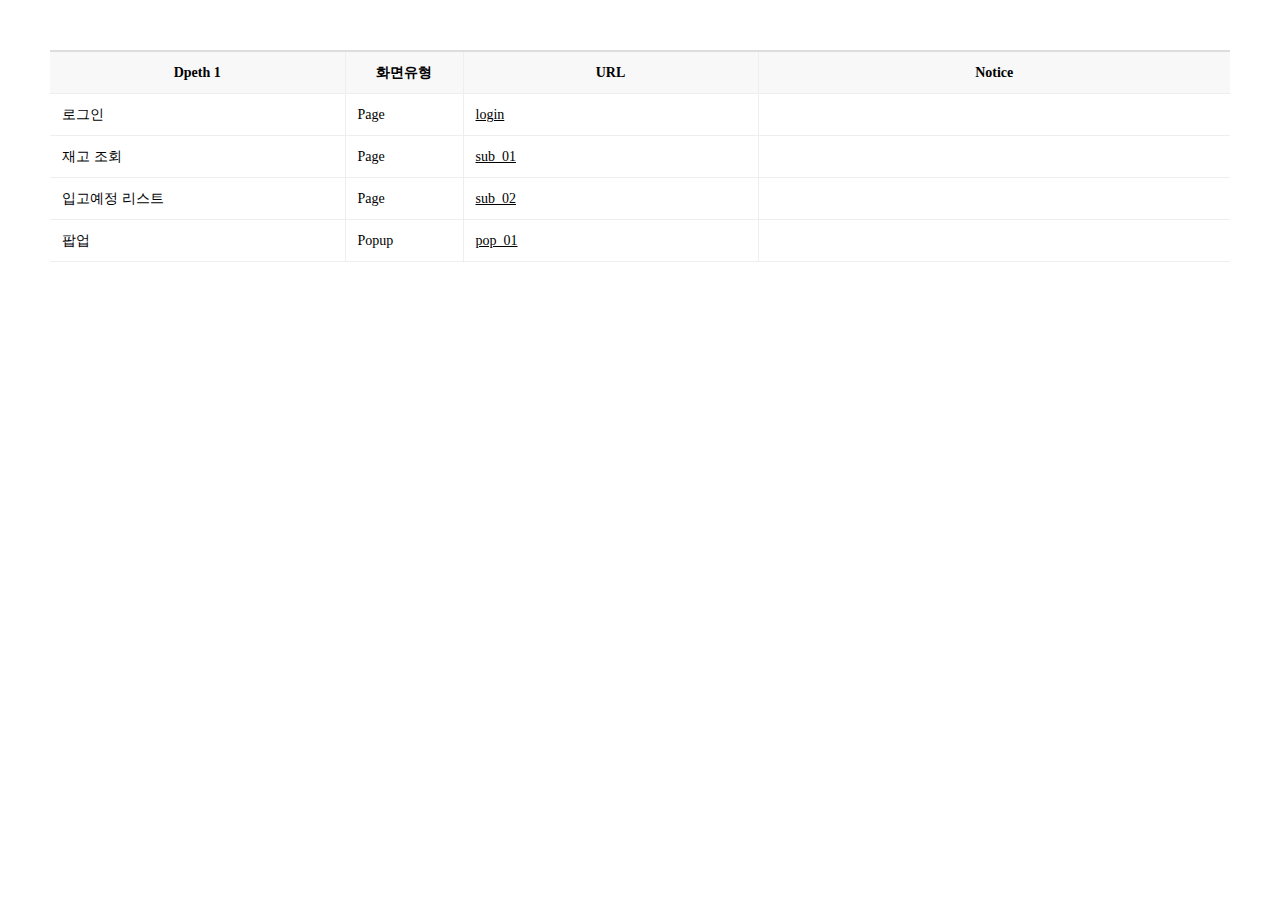
<file: index.html>
<!DOCTYPE html>
<html lang="ko">
    <head>
        <meta charset="UTF-8" />
        <meta name="viewport" content="width=device-width, initial-scale=1.0" />
        <meta http-equiv="X-UA-Compatible" content="ie=edge" />
        <title>worksheet</title>
        <style>
            * {margin: 0; padding: 0;}
            body {font-size: 14px; line-height: 1.5; font-family: inherit; background-color: #fff;}
            .wrap {padding: 50px 50px 0;}
            table {width: 100%; border-top: 2px solid #ddd; border-collapse: collapse;}
            table tr:hover td {background-color: #f4f7fc;}
            table th, td {border-bottom: 1px solid #eee; border-right: 1px solid #eee; vertical-align: top; padding: 10px 12px;}
            table th {background-color: #f8f8f8;}
            table th:last-child, td:last-child {border-right-width: 0;}
            table td em {font-weight: bold;}
            table td a {color: #000; text-decoration: underline;}
            table .bg-gray {background-color: #eee; color: #999;}
            table .bg-gray a {color: #999;}
        </style>
    </head>

    <body>
        <div class="wrap">
            <table>
                <colgroup>
                    <col style="width: 25%">
                    <col style="width: 10%">
                    <col style="width: 25%">
                    <col style="width: auto">
                </colgroup>
                <thead>
                    <tr>
                        <th>Dpeth 1</th>
                        <th>화면유형</th>
                        <th>URL</th>
                        <th>Notice</th>
                    </tr>
                </thead>
                <tbody>
                    <tr>
                        <td>로그인</td>
                        <td>Page</td>
                        <td><a target="_blank" href="./login.html">login</a></td>
                        <td></td>
                    </tr>
                    <tr>
                        <td>재고 조회</td>
                        <td>Page</td>
                        <td><a target="_blank" href="./sub_01.html">sub_01</a></td>
                        <td></td>
                    </tr>
                    <tr>
                        <td>입고예정 리스트</td>
                        <td>Page</td>
                        <td><a target="_blank" href="./sub_02.html">sub_02</a></td>
                        <td></td>
                    </tr>
                    <tr>
                        <td>팝업</td>
                        <td>Popup</td>
                        <td><a target="_blank" href="./pop_01.html">pop_01</a></td>
                        <td></td>
                    </tr>
                </tbody>
            </table>
        </div>
    </body>
</html>
</file>
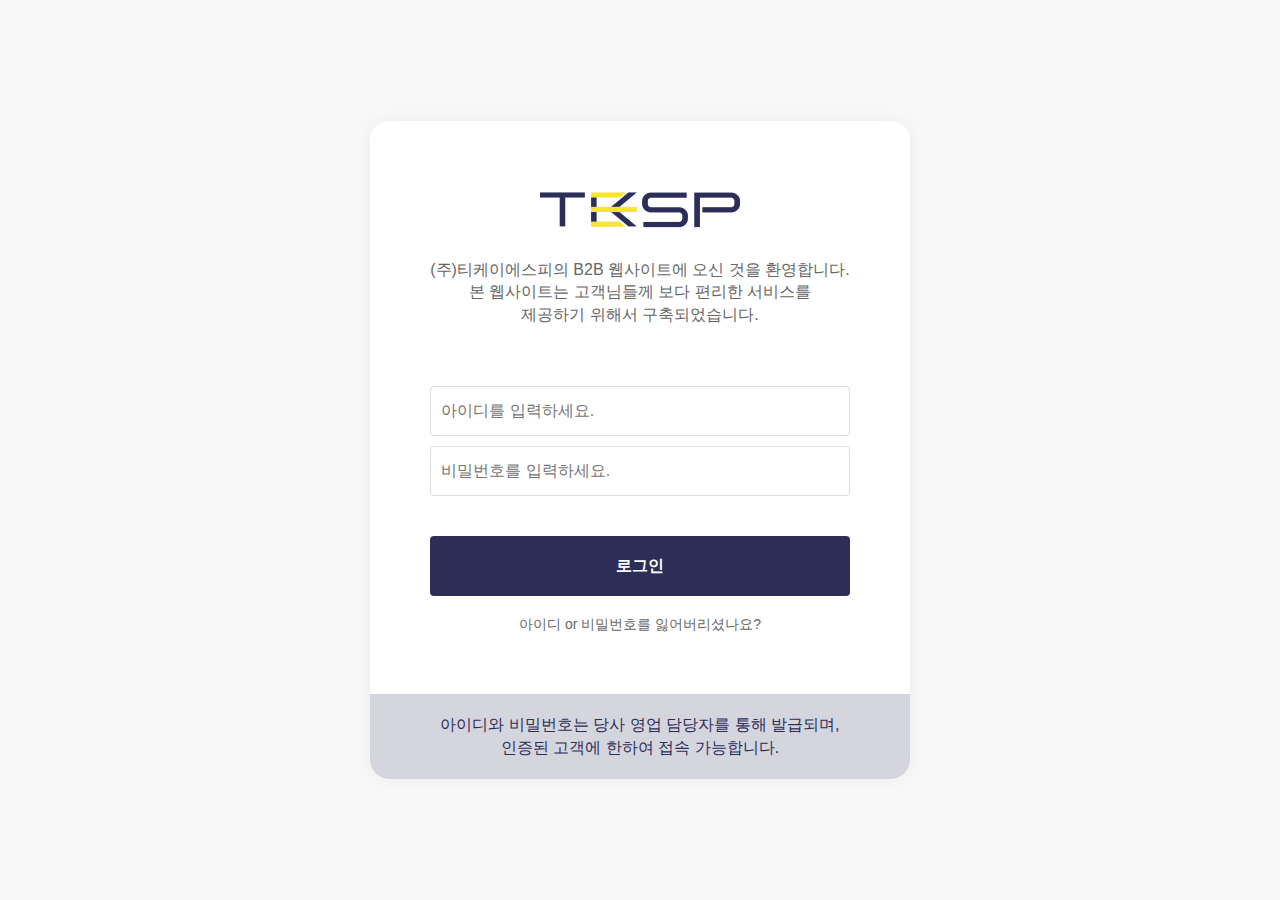
<file: html/login.html>
<!DOCTYPE html>
<html lang="ko-KR">
<head>
    <meta charset="UTF-8">
    <meta http-equiv="Content-Type" content="text/html; charset=utf-8" />
    <meta http-equiv="Content-Script-Type" content="text/javascript" />
    <meta http-equiv="Content-Style-Type" content="text/css" />
    <meta name="viewport" content="width=device-width, initial-scale=1.0, maximum-scale=1.0, minimum-scale=1.0, viewport-fit=cover" />
    <meta http-equiv="X-UA-compatible" content="IE=edge">

    <meta http-equiv="subject" content="" />
    <meta http-equiv="title" content="" />
    <meta http-equiv="author" content="" />
    <meta name="keywords" content="" />
    <meta name="description" content="" />
    <meta property="og:type" content="website">
    <meta property="og:title" content="">
    <meta property="og:description" content="">
    <meta property="og:image" content="">
    <meta property="og:url" content="">

    <link rel="stylesheet" type="text/css" href="../assets/css/style.css">
    <script defer src="../assets/js/jquery-3.4.1.min.js"></script>
    <script defer src="../assets/js/common.js"></script>
    <title>로그인</title>

</head>
<body>
    <div class="wrap login-wrap">
        <!-- header -->
        <header class="header">
            <div class="inner">
                <h1 class="logo">
                    <a href="#!"><span class="blind">logo</span></a>
                </h1>
                <ul class="nav">
                    <li><a href="#!">재고조회</a></li>
                    <li><a href="#!">입고예정</a></li>
                    <li><a href="#!">제품문의</a></li>
                </ul>
                <div class="util">
                    <div class="user">
                        <div class="thumb">
                            <img src="../assets/img/user_sample.png" alt="">
                        </div>
                        <p class="name">b(만도상사_테스트)</p>
                    </div>
                    <button type="button" class="btn line white size-s">로그아웃</button>
                </div>
            </div>
        </header>
        <!-- //header -->

        <!-- contents -->
        <div class="contents">
            <div class="login-box">
                <h1 class="logo"><span class="blind">logo</span></h1>
                <p class="desc">
                    (주)티케이에스피의 B2B 웹사이트에 오신 것을 환영합니다. <br>
                    본 웹사이트는 고객님들께 보다 편리한 서비스를 <br>
                    제공하기 위해서 구축되었습니다.
                </p>
                <div class="input-wrap">
                    <div class="input">
                        <input type="text" placeholder="아이디를 입력하세요.">
                    </div>
                    <div class="input">
                        <input type="text" placeholder="비밀번호를 입력하세요.">
                    </div>
                </div>
                <div class="btn-wrap">
                    <button type="button" class="btn bg-primary size-l">로그인</button>
                </div>
                <div class="btn-wrap text">
                    <!-- <button type="button" class="btn text">아이디 찾기</button> -->
                    <!-- <button type="button" class="btn text">비밀번호 찾기</button> -->
                    <!-- <button type="button" class="btn text">비밀번호 초기화</button> -->
                    <button type="button" class="btn text">아이디 or 비밀번호를 잃어버리셨나요?</button>
                </div>
                <div class="info-box">
                    <p class="c-primary">
                        아이디와 비밀번호는 당사 영업 담당자를 통해 발급되며, <br>
                        인증된 고객에 한하여 접속 가능합니다.
                    </p>
                </div>
            </div>
        </div>
        <!-- //contents -->

        <!-- footer -->
        <footer class="footer">
            <div class="inner">
                <ul class="call">
                   <li>Tel. 02-2135-9481</li>
                   <li>Fax. 02-2135-9487</li>
                </ul>
                <p class="copyright">Copyright © 2025 TKESP. All right reserved.</p>
            </div>
        </footer>
        <!-- //footer -->
    </div>
</body>
</html>
</file>
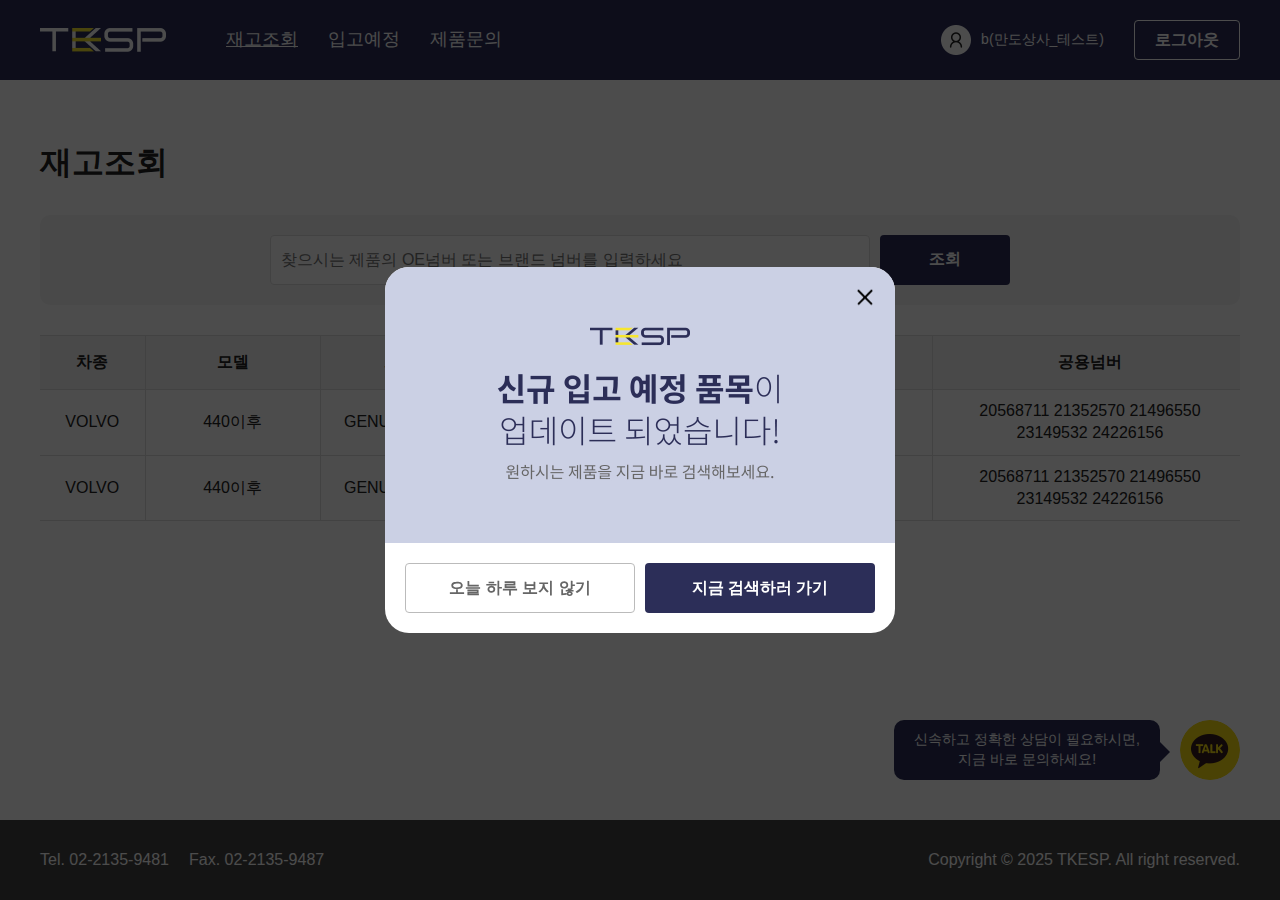
<file: html/pop_01.html>
<!DOCTYPE html>
<html lang="ko-KR">
<head>
    <meta charset="UTF-8">
    <meta http-equiv="Content-Type" content="text/html; charset=utf-8" />
    <meta http-equiv="Content-Script-Type" content="text/javascript" />
    <meta http-equiv="Content-Style-Type" content="text/css" />
    <meta name="viewport" content="width=device-width, initial-scale=1.0, maximum-scale=1.0, minimum-scale=1.0, viewport-fit=cover" />
    <meta http-equiv="X-UA-compatible" content="IE=edge">

    <meta http-equiv="subject" content="" />
    <meta http-equiv="title" content="" />
    <meta http-equiv="author" content="" />
    <meta name="keywords" content="" />
    <meta name="description" content="" />
    <meta property="og:type" content="website">
    <meta property="og:title" content="">
    <meta property="og:description" content="">
    <meta property="og:image" content="">
    <meta property="og:url" content="">

    <link rel="stylesheet" type="text/css" href="../assets/css/style.css">
    <script defer src="../assets/js/jquery-3.4.1.min.js"></script>
    <script defer src="../assets/js/common.js"></script>
    <title>팝업</title>
</head>
<body>
    <div class="wrap">
        <!-- header -->
        <header class="header">
            <div class="inner">
                <h1 class="logo">
                    <a href="#!"><span class="blind">logo</span></a>
                </h1>
                <ul class="nav">
                    <li class="active"><a href="#!">재고조회</a></li>
                    <li><a href="#!">입고예정</a></li>
                    <li><a href="#!">제품문의</a></li>
                </ul>
                <div class="util">
                    <div class="user">
                        <div class="thumb">
                            <img src="../assets/img/user_sample.png" alt="">
                        </div>
                        <p class="name">b(만도상사_테스트)</p>
                    </div>
                    <button type="button" class="btn line white size-s">로그아웃</button>
                </div>
            </div>
        </header>
        <!-- //header -->

        <!-- contents -->
        <div class="contents">
            <section class="section">
                <div class="inner">
                    <h2 class="sec-tit">재고조회</h2>
                    <div class="search-box">
                        <div class="input">
                            <input type="text" placeholder="찾으시는 제품의 OE넘버 또는 브랜드 넘버를 입력하세요">
                        </div>
                        <button type="button" class="btn bg-primary size-m">조회</button>
                    </div>
                    <div class="table">
                        <table>
                            <colgroup>
                                <col style="width: 7.5%;">
                                <col style="width: 12.5%;">
                                <col style="width: 12.5%;">
                                <col style="width: 12.5%;">
                                <col style="width: 18.75%;">
                                <col style="width: auto;">
                                <col style="width: 6.25%;">
                                <col style="width: 7.5%;">
                            </colgroup>
                            <thead>
                                <tr>
                                    <th>차종</th>
                                    <th>모델</th>
                                    <th>브랜드</th>
                                    <th>품목코드</th>
                                    <th>품목명</th>
                                    <th>공용넘버</th>
                                    <th>재고여부</th>
                                    <th>입고예정일</th>
                                </tr>
                            </thead>
                            <tbody>
                                <tr>
                                    <td>VOLVO</td>
                                    <td>440이후</td>
                                    <td>GENUNE(순정품)</td>
                                    <td>24226156</td>
                                    <td>브레이크패드셋트</td>
                                    <td>20568711 21352570 21496550 23149532 24226156</td>
                                    <td>
                                        <i class="ico-check active"></i>
                                    </td>
                                    <td class="c-red">2025-04-24</td>
                                </tr>
                                <tr>
                                    <td>VOLVO</td>
                                    <td>440이후</td>
                                    <td>GENUNE(순정품)</td>
                                    <td>24226156</td>
                                    <td>브레이크패드셋트</td>
                                    <td>20568711 21352570 21496550 23149532 24226156</td>
                                    <td>
                                        <i class="ico-check active"></i>
                                    </td>
                                    <td class="c-red">2025-04-24</td>
                                </tr>
                            </tbody>
                        </table>
                    </div>
                </div>
            </section>

            <div class="floating-btn">
                <div class="btn-wrap">
                    <div class="tooltip">
                        신속하고 정확한 상담이 필요하시면, <br>
                        지금 바로 문의하세요!
                    </div>
                    <a href="#!" class="btn kakao"><span class="blind">카카오톡 상담</span></a>
                </div>
            </div>
        </div>
        <!-- //contents -->

        <!-- footer -->
        <footer class="footer">
            <div class="inner">
                <ul class="call">
                   <li>Tel. 02-2135-9481</li>
                   <li>Fax. 02-2135-9487</li>
                </ul>
                <p class="copyright">Copyright © 2025 TKESP. All right reserved.</p>
            </div>
        </footer>
        <!-- //footer -->

        <!-- modal -->
        <div class="modal alert open" id="modal">
            <div class="dimd"></div>
            <div class="modal-content">
                <div class="img-wrap">
                    <img src="../assets/img/img_pop_01.jpg" alt="">
                </div>
                <!-- <div class="txt-wrap">
                    <div class="logo">
                        <img src="../assets/img/logo.png" alt="">
                    </div>
                    <p class="tit"><strong>신규 입고 예정 품목</strong>이 <br> 업데이트 되었습니다!</p>
                    <p class="desc">원하시는 제품을 지금 바로 검색해보세요.</p>
                </div> -->
                <div class="btn-wrap">
                    <button type="button" class="btn line size-m">오늘 하루 보지 않기</button>
                    <button type="button" class="btn bg-primary size-m">지금 검색하러 가기</button>
                </div>
                <button type="button" class="btn-close"></button>
            </div>
        </div>
        <!-- modal -->
    </div>
</body>
</html>
</file>
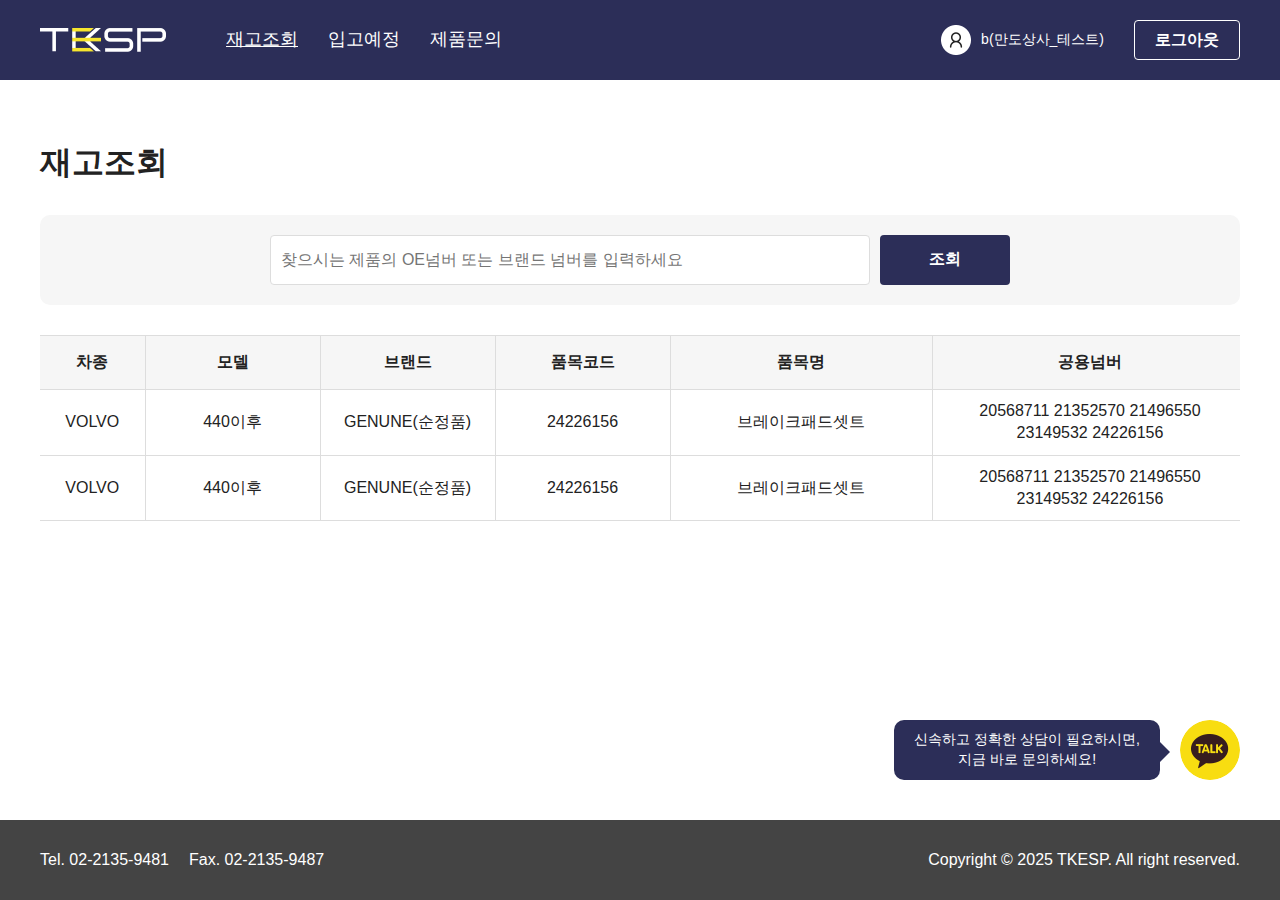
<file: html/sub_01.html>
<!DOCTYPE html>
<html lang="ko-KR">
<head>
    <meta charset="UTF-8">
    <meta http-equiv="Content-Type" content="text/html; charset=utf-8" />
    <meta http-equiv="Content-Script-Type" content="text/javascript" />
    <meta http-equiv="Content-Style-Type" content="text/css" />
    <meta name="viewport" content="width=device-width, initial-scale=1.0, maximum-scale=1.0, minimum-scale=1.0, viewport-fit=cover" />
    <meta http-equiv="X-UA-compatible" content="IE=edge">

    <meta http-equiv="subject" content="" />
    <meta http-equiv="title" content="" />
    <meta http-equiv="author" content="" />
    <meta name="keywords" content="" />
    <meta name="description" content="" />
    <meta property="og:type" content="website">
    <meta property="og:title" content="">
    <meta property="og:description" content="">
    <meta property="og:image" content="">
    <meta property="og:url" content="">

    <link rel="stylesheet" type="text/css" href="../assets/css/style.css">
    <script defer src="../assets/js/jquery-3.4.1.min.js"></script>
    <script defer src="../assets/js/common.js"></script>
    <title>재고조회</title>
</head>
<body>
    <div class="wrap">
        <!-- header -->
        <header class="header">
            <div class="inner">
                <h1 class="logo">
                    <a href="#!"><span class="blind">logo</span></a>
                </h1>
                <ul class="nav">
                    <li class="active"><a href="#!">재고조회</a></li>
                    <li><a href="#!">입고예정</a></li>
                    <li><a href="#!">제품문의</a></li>
                </ul>
                <div class="util">
                    <div class="user">
                        <div class="thumb">
                            <img src="../assets/img/user_sample.png" alt="">
                        </div>
                        <p class="name">b(만도상사_테스트)</p>
                    </div>
                    <button type="button" class="btn line white size-s">로그아웃</button>
                </div>
            </div>
        </header>
        <!-- //header -->

        <!-- contents -->
        <div class="contents">
            <section class="section">
                <div class="inner">
                    <h2 class="sec-tit">재고조회</h2>
                    <div class="search-box">
                        <div class="input">
                            <input type="text" placeholder="찾으시는 제품의 OE넘버 또는 브랜드 넘버를 입력하세요">
                        </div>
                        <button type="button" class="btn bg-primary size-m">조회</button>
                    </div>
                    <div class="table">
                        <table>
                            <colgroup>
                                <col style="width: 7.5%;">
                                <col style="width: 12.5%;">
                                <col style="width: 12.5%;">
                                <col style="width: 12.5%;">
                                <col style="width: 18.75%;">
                                <col style="width: auto;">
                                <col style="width: 6.25%;">
                                <col style="width: 7.5%;">
                            </colgroup>
                            <thead>
                                <tr>
                                    <th>차종</th>
                                    <th>모델</th>
                                    <th>브랜드</th>
                                    <th>품목코드</th>
                                    <th>품목명</th>
                                    <th>공용넘버</th>
                                    <th>재고여부</th>
                                    <th>입고예정일</th>
                                </tr>
                            </thead>
                            <tbody>
                                <tr>
                                    <td>VOLVO</td>
                                    <td>440이후</td>
                                    <td>GENUNE(순정품)</td>
                                    <td>24226156</td>
                                    <td>브레이크패드셋트</td>
                                    <td>20568711 21352570 21496550 23149532 24226156</td>
                                    <td>
                                        <i class="ico-check active"></i>
                                    </td>
                                    <td class="c-red">2025-04-24</td>
                                </tr>
                                <tr>
                                    <td>VOLVO</td>
                                    <td>440이후</td>
                                    <td>GENUNE(순정품)</td>
                                    <td>24226156</td>
                                    <td>브레이크패드셋트</td>
                                    <td>20568711 21352570 21496550 23149532 24226156</td>
                                    <td>
                                        <i class="ico-check active"></i>
                                    </td>
                                    <td class="c-red">2025-04-24</td>
                                </tr>
                            </tbody>
                        </table>
                    </div>
                </div>
            </section>

            <div class="floating-btn">
                <div class="btn-wrap">
                    <div class="tooltip">
                        신속하고 정확한 상담이 필요하시면, <br>
                        지금 바로 문의하세요!
                    </div>
                    <a href="#!" class="btn kakao"><span class="blind">카카오톡 상담</span></a>
                </div>
            </div>
        </div>
        <!-- //contents -->

        <!-- footer -->
        <footer class="footer">
            <div class="inner">
                <ul class="call">
                   <li>Tel. 02-2135-9481</li>
                   <li>Fax. 02-2135-9487</li>
                </ul>
                <p class="copyright">Copyright © 2025 TKESP. All right reserved.</p>
            </div>
        </footer>
        <!-- //footer -->
    </div>
</body>
</html>
</file>
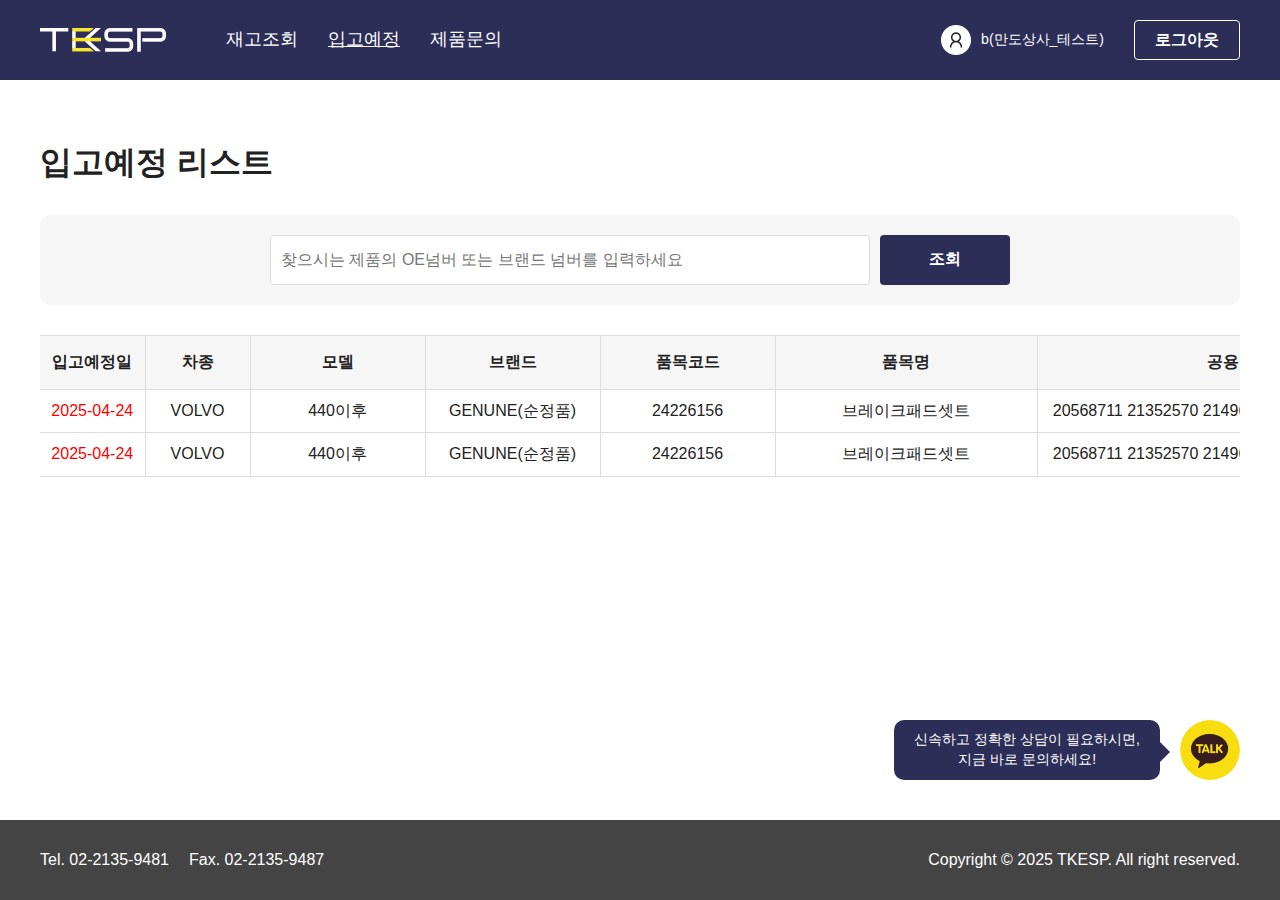
<file: html/sub_02.html>
<!DOCTYPE html>
<html lang="ko-KR">
<head>
    <meta charset="UTF-8">
    <meta http-equiv="Content-Type" content="text/html; charset=utf-8" />
    <meta http-equiv="Content-Script-Type" content="text/javascript" />
    <meta http-equiv="Content-Style-Type" content="text/css" />
    <meta name="viewport" content="width=device-width, initial-scale=1.0, maximum-scale=1.0, minimum-scale=1.0, viewport-fit=cover" />
    <meta http-equiv="X-UA-compatible" content="IE=edge">

    <meta http-equiv="subject" content="" />
    <meta http-equiv="title" content="" />
    <meta http-equiv="author" content="" />
    <meta name="keywords" content="" />
    <meta name="description" content="" />
    <meta property="og:type" content="website">
    <meta property="og:title" content="">
    <meta property="og:description" content="">
    <meta property="og:image" content="">
    <meta property="og:url" content="">

    <link rel="stylesheet" type="text/css" href="../assets/css/style.css">
    <script defer src="../assets/js/jquery-3.4.1.min.js"></script>
    <script defer src="../assets/js/common.js"></script>
    <title>입고예정 리스트</title>
</head>
<body>
    <div class="wrap">
        <!-- header -->
        <header class="header">
            <div class="inner">
                <h1 class="logo">
                    <a href="#!"><span class="blind">logo</span></a>
                </h1>
                <ul class="nav">
                    <li><a href="#!">재고조회</a></li>
                    <li class="active"><a href="#!">입고예정</a></li>
                    <li><a href="#!">제품문의</a></li>
                </ul>
                <div class="util">
                    <div class="user">
                        <div class="thumb">
                            <img src="../assets/img/user_sample.png" alt="">
                        </div>
                        <p class="name">b(만도상사_테스트)</p>
                    </div>
                    <button type="button" class="btn line white size-s">로그아웃</button>
                </div>
            </div>
        </header>
        <!-- //header -->

        <!-- contents -->
        <div class="contents">
            <section class="section">
                <div class="inner">
                    <h2 class="sec-tit">입고예정 리스트</h2>
                    <div class="search-box">
                        <div class="input">
                            <input type="text" placeholder="찾으시는 제품의 OE넘버 또는 브랜드 넘버를 입력하세요">
                        </div>
                        <button type="button" class="btn bg-primary size-m">조회</button>
                    </div>
                    <div class="table">
                        <table>
                            <colgroup>
                                <col style="width: 7.5%;">
                                <col style="width: 7.5%;">
                                <col style="width: 12.5%;">
                                <col style="width: 12.5%;">
                                <col style="width: 12.5%;">
                                <col style="width: 18.75%;">
                                <col style="width: auto;">
                            </colgroup>
                            <thead>
                                <tr>
                                    <th>입고예정일</th>
                                    <th>차종</th>
                                    <th>모델</th>
                                    <th>브랜드</th>
                                    <th>품목코드</th>
                                    <th>품목명</th>
                                    <th>공용넘버</th>
                                </tr>
                            </thead>
                            <tbody>
                                <tr>
                                    <td class="c-red">2025-04-24</td>
                                    <td>VOLVO</td>
                                    <td>440이후</td>
                                    <td>GENUNE(순정품)</td>
                                    <td>24226156</td>
                                    <td>브레이크패드셋트</td>
                                    <td>20568711 21352570 21496550 23149532 24226156</td>
                                </tr>
                                <tr>
                                    <td class="c-red">2025-04-24</td>
                                    <td>VOLVO</td>
                                    <td>440이후</td>
                                    <td>GENUNE(순정품)</td>
                                    <td>24226156</td>
                                    <td>브레이크패드셋트</td>
                                    <td>20568711 21352570 21496550 23149532 24226156</td>
                                </tr>
                            </tbody>
                        </table>
                    </div>
                </div>
            </section>

            <div class="floating-btn">
                <div class="btn-wrap">
                    <div class="tooltip">
                        신속하고 정확한 상담이 필요하시면, <br>
                        지금 바로 문의하세요!
                    </div>
                    <a href="#!" class="btn kakao"><span class="blind">카카오톡 상담</span></a>
                </div>
            </div>
        </div>
        <!-- //contents -->

        <!-- footer -->
        <footer class="footer">
            <div class="inner">
                <ul class="call">
                   <li>Tel. 02-2135-9481</li>
                   <li>Fax. 02-2135-9487</li>
                </ul>
                <p class="copyright">Copyright © 2025 TKESP. All right reserved.</p>
            </div>
        </footer>
        <!-- //footer -->
    </div>
</body>
</html>
</file>
<file: assets/css/style.css>
@font-face {
  font-family: "Noto Sans KR";
  src: url("../font/NotoSansKR-Thin.woff") format("woff");
  font-weight: 100;
  font-style: normal;
}
@font-face {
  font-family: "Noto Sans KR";
  src: url("../font/NotoSansKR-Light.woff") format("woff");
  font-weight: 300;
  font-style: normal;
}
@font-face {
  font-family: "Noto Sans KR";
  src: url("../font/NotoSansKR-DemiLight.woff") format("woff");
  font-weight: 350;
  font-style: normal;
}
@font-face {
  font-family: "Noto Sans KR";
  src: url("../font/NotoSansKR-Regular.woff") format("woff");
  font-weight: 400;
  font-style: normal;
}
@font-face {
  font-family: "Noto Sans KR";
  src: url("../font/NotoSansKR-Medium.woff") format("woff");
  font-weight: 500;
  font-style: normal;
}
@font-face {
  font-family: "Noto Sans KR";
  src: url("../font/NotoSansKR-Bold.woff") format("woff");
  font-weight: 700;
  font-style: normal;
}
@font-face {
  font-family: "Noto Sans KR";
  src: url("../font/NotoSansKR-Black.woff") format("woff");
  font-weight: 900;
  font-style: normal;
}
html[lang=ko-KR], html[lang=ko] {
  font-family: "NotoSans", sans-serif;
}
html body {
  font-size: 16px;
  font-weight: 400;
  line-height: 1.4;
  color: #222;
}
html[lang=en], html *[lang=en] {
  font-family: "NotoSans", Arial, sans-serif;
}
html[lang=en] body, html *[lang=en] body {
  font-size: 16px;
  font-weight: 400;
}
@media (max-width: 720px) {
  html body {
    font-size: 3.61vw;
  }
}

html * {
  -moz-box-sizing: border-box;
  -webkit-box-sizing: border-box;
  box-sizing: border-box;
  word-wrap: break-word;
}

body, div, dl, dt, dd, ul, ol, li, h1, h2, h3, h4, h5, h6, pre, code, form, fieldset, figure, legend, input, textarea,
button, p, blockquote, th, td, form, fieldset, blockquote, iframe {
  margin: 0;
  padding: 0;
  -moz-text-size-adjust: none;
  -ms-text-size-adjust: none;
  -webkit-text-size-adjust: none;
  text-size-adjust: none;
}

article, aside, canvas, details, embed, figcaption, figure, footer, header, hgroup, menu, nav, section, summary {
  display: block;
}

command, datalist, keygen, mark, meter, progress, rp, rt, ruby, time, wbr {
  display: inline;
}

img {
  vertical-align: top;
  border: 0;
}

ul, ol, li {
  list-style: none;
}

hr {
  display: none;
  border: 0;
  -moz-box-sizing: content-box;
  box-sizing: content-box;
  height: 0;
}

a {
  color: inherit;
  cursor: pointer;
}
a:link {
  text-decoration: none;
}
a:hover, a:focus, a:active, a:visited {
  text-decoration: none;
}

h1, h2, h3, h4, h5, h6 {
  font-size: 100%;
  font-weight: normal;
  word-break: keep-all;
}

em, i, address, cite {
  font-style: normal;
  font-weight: normal;
}

fieldset {
  border: 0;
}

legend, caption {
  display: none;
  clear: both;
}

input, textarea, select, button, table {
  font-size: inherit;
  font-family: inherit;
  font-size: inherit;
  border: 0;
  background-color: transparent;
}

button, select {
  cursor: pointer;
}

textarea, input, select {
  -webkit-border-radius: 0;
  -ms-border-radius: 0;
  -moz-border-radius: 0;
  border-radius: 0;
  border: 0;
  outline-color: -moz-use-text-color;
  outline-style: none;
  outline-width: medium;
}

textarea {
  resize: none;
  appearance: none;
}

label {
  cursor: pointer;
  -webkit-touch-callout: none;
  -webkit-user-select: none;
  -khtml-user-select: none;
  -moz-user-select: none;
  -ms-user-select: none;
  user-select: none;
}
label img {
  pointer-events: none;
}

table {
  table-layout: fixed;
  border-collapse: collapse;
  border-spacing: 0;
}

th, td {
  border-collapse: collapse;
}

audio, canvas, progress, video {
  display: inline-block;
  vertical-align: baseline;
}

b, strong {
  font-weight: bold;
}

mark {
  background: #ff0;
  color: inherit;
  -webkit-touch-callout: none;
  -webkit-user-select: none;
  -khtml-user-select: none;
  -moz-user-select: none;
  -ms-user-select: none;
  user-select: none;
}

small {
  font-size: 80%;
}

sub, sup {
  font-size: 75%;
  line-height: 0;
  position: relative;
  vertical-align: baseline;
}

sup {
  top: -0.5em;
}

sub {
  bottom: -0.25em;
}

/* blind */
.blind {
  display: none;
  overflow: hidden;
  border: 0;
  position: relative;
  z-index: -1;
  width: 1px;
  height: 1px;
  clip: rect(1px, 1px, 1px, 1px);
  clip-path: inset(50%);
}

img {
  width: 100%;
}

.al-c {
  text-align: center !important;
}

.al-l {
  text-align: left !important;
}

.al-r {
  text-align: right !important;
}

.line_01 {
  overflow: hidden;
  text-overflow: ellipsis;
  white-space: nowrap;
}

.pc_only {
  display: block;
}

.mo_only {
  display: none;
}

.c-red {
  color: #ff0000 !important;
}

.flex-end {
  display: flex;
  align-items: flex-end !important;
}

.flex-center {
  display: flex;
  align-items: center !important;
}

.flex-start {
  display: flex;
  align-items: flex-start !important;
}

.bold {
  font-weight: 700 !important;
}

/* space */
.mt-0 {
  margin-top: 0px !important;
}

.pt-0 {
  padding-top: 0px !important;
}

.mt-1 {
  margin-top: 10px !important;
}

.pt-1 {
  padding-top: 10px !important;
}

.mt-2 {
  margin-top: 20px !important;
}

.pt-2 {
  padding-top: 20px !important;
}

.mt-3 {
  margin-top: 30px !important;
}

.pt-3 {
  padding-top: 30px !important;
}

.mt-4 {
  margin-top: 40px !important;
}

.pt-4 {
  padding-top: 40px !important;
}

.mt-5 {
  margin-top: 50px !important;
}

.pt-5 {
  padding-top: 50px !important;
}

.mt-6 {
  margin-top: 60px !important;
}

.pt-6 {
  padding-top: 60px !important;
}

.mt-7 {
  margin-top: 70px !important;
}

.pt-7 {
  padding-top: 70px !important;
}

.mt-8 {
  margin-top: 80px !important;
}

.pt-8 {
  padding-top: 80px !important;
}

.mt-9 {
  margin-top: 90px !important;
}

.pt-9 {
  padding-top: 90px !important;
}

.mb-0 {
  margin-bottom: 0px !important;
}

.pb-0 {
  padding-bottom: 0px !important;
}

.mb-1 {
  margin-bottom: 10px !important;
}

.pb-1 {
  padding-bottom: 10px !important;
}

.mb-2 {
  margin-bottom: 20px !important;
}

.pb-2 {
  padding-bottom: 20px !important;
}

.mb-3 {
  margin-bottom: 30px !important;
}

.pb-3 {
  padding-bottom: 30px !important;
}

.mb-4 {
  margin-bottom: 40px !important;
}

.pb-4 {
  padding-bottom: 40px !important;
}

.mb-5 {
  margin-bottom: 50px !important;
}

.pb-5 {
  padding-bottom: 50px !important;
}

.mb-6 {
  margin-bottom: 60px !important;
}

.pb-6 {
  padding-bottom: 60px !important;
}

.mb-7 {
  margin-bottom: 70px !important;
}

.pb-7 {
  padding-bottom: 70px !important;
}

.mb-8 {
  margin-bottom: 80px !important;
}

.pb-8 {
  padding-bottom: 80px !important;
}

.mb-9 {
  margin-bottom: 90px !important;
}

.pb-9 {
  padding-bottom: 90px !important;
}

.mr-0 {
  margin-right: 0px !important;
}

.pr-0 {
  padding-right: 0px !important;
}

.mr-1 {
  margin-right: 10px !important;
}

.pr-1 {
  padding-right: 10px !important;
}

.mr-2 {
  margin-right: 20px !important;
}

.pr-2 {
  padding-right: 20px !important;
}

.mr-3 {
  margin-right: 30px !important;
}

.pr-3 {
  padding-right: 30px !important;
}

.mr-4 {
  margin-right: 40px !important;
}

.pr-4 {
  padding-right: 40px !important;
}

.mr-5 {
  margin-right: 50px !important;
}

.pr-5 {
  padding-right: 50px !important;
}

.mr-6 {
  margin-right: 60px !important;
}

.pr-6 {
  padding-right: 60px !important;
}

.mr-7 {
  margin-right: 70px !important;
}

.pr-7 {
  padding-right: 70px !important;
}

.mr-8 {
  margin-right: 80px !important;
}

.pr-8 {
  padding-right: 80px !important;
}

.mr-9 {
  margin-right: 90px !important;
}

.pr-9 {
  padding-right: 90px !important;
}

.ml-0 {
  margin-left: 0px !important;
}

.pl-0 {
  padding-left: 0px !important;
}

.ml-1 {
  margin-left: 10px !important;
}

.pl-1 {
  padding-left: 10px !important;
}

.ml-2 {
  margin-left: 20px !important;
}

.pl-2 {
  padding-left: 20px !important;
}

.ml-3 {
  margin-left: 30px !important;
}

.pl-3 {
  padding-left: 30px !important;
}

.ml-4 {
  margin-left: 40px !important;
}

.pl-4 {
  padding-left: 40px !important;
}

.ml-5 {
  margin-left: 50px !important;
}

.pl-5 {
  padding-left: 50px !important;
}

.ml-6 {
  margin-left: 60px !important;
}

.pl-6 {
  padding-left: 60px !important;
}

.ml-7 {
  margin-left: 70px !important;
}

.pl-7 {
  padding-left: 70px !important;
}

.ml-8 {
  margin-left: 80px !important;
}

.pl-8 {
  padding-left: 80px !important;
}

.ml-9 {
  margin-left: 90px !important;
}

.pl-9 {
  padding-left: 90px !important;
}

@media all and (max-width: 750px) {
  .pc_only {
    display: none;
  }
  .mo_only {
    display: block;
  }
  /* space */
  .mt-0 {
    margin-top: 0vw !important;
  }
  .pt-0 {
    padding-top: 0vw !important;
  }
  .mt-1 {
    margin-top: 1.39vw !important;
  }
  .pt-1 {
    padding-top: 1.39vw !important;
  }
  .mt-2 {
    margin-top: 2.78vw !important;
  }
  .pt-2 {
    padding-top: 2.78vw !important;
  }
  .mt-3 {
    margin-top: 4.17vw !important;
  }
  .pt-3 {
    padding-top: 4.17vw !important;
  }
  .mt-4 {
    margin-top: 5.56vw !important;
  }
  .pt-4 {
    padding-top: 5.56vw !important;
  }
  .mt-5 {
    margin-top: 6.95vw !important;
  }
  .pt-5 {
    padding-top: 6.95vw !important;
  }
  .mt-6 {
    margin-top: 8.34vw !important;
  }
  .pt-6 {
    padding-top: 8.34vw !important;
  }
  .mt-7 {
    margin-top: 9.73vw !important;
  }
  .pt-7 {
    padding-top: 9.73vw !important;
  }
  .mt-8 {
    margin-top: 11.12vw !important;
  }
  .pt-8 {
    padding-top: 11.12vw !important;
  }
  .mt-9 {
    margin-top: 12.51vw !important;
  }
  .pt-9 {
    padding-top: 12.51vw !important;
  }
  .mb-0 {
    margin-bottom: 0vw !important;
  }
  .pb-0 {
    padding-bottom: 0vw !important;
  }
  .mb-1 {
    margin-bottom: 1.39vw !important;
  }
  .pb-1 {
    padding-bottom: 1.39vw !important;
  }
  .mb-2 {
    margin-bottom: 2.78vw !important;
  }
  .pb-2 {
    padding-bottom: 2.78vw !important;
  }
  .mb-3 {
    margin-bottom: 4.17vw !important;
  }
  .pb-3 {
    padding-bottom: 4.17vw !important;
  }
  .mb-4 {
    margin-bottom: 5.56vw !important;
  }
  .pb-4 {
    padding-bottom: 5.56vw !important;
  }
  .mb-5 {
    margin-bottom: 6.95vw !important;
  }
  .pb-5 {
    padding-bottom: 6.95vw !important;
  }
  .mb-6 {
    margin-bottom: 8.34vw !important;
  }
  .pb-6 {
    padding-bottom: 8.34vw !important;
  }
  .mb-7 {
    margin-bottom: 9.73vw !important;
  }
  .pb-7 {
    padding-bottom: 9.73vw !important;
  }
  .mb-8 {
    margin-bottom: 11.12vw !important;
  }
  .pb-8 {
    padding-bottom: 11.12vw !important;
  }
  .mb-9 {
    margin-bottom: 12.51vw !important;
  }
  .pb-9 {
    padding-bottom: 12.51vw !important;
  }
  .mr-0 {
    margin-right: 0vw !important;
  }
  .pr-0 {
    padding-right: 0vw !important;
  }
  .mr-1 {
    margin-right: 1.39vw !important;
  }
  .pr-1 {
    padding-right: 1.39vw !important;
  }
  .mr-2 {
    margin-right: 2.78vw !important;
  }
  .pr-2 {
    padding-right: 2.78vw !important;
  }
  .mr-3 {
    margin-right: 4.17vw !important;
  }
  .pr-3 {
    padding-right: 4.17vw !important;
  }
  .mr-4 {
    margin-right: 5.56vw !important;
  }
  .pr-4 {
    padding-right: 5.56vw !important;
  }
  .mr-5 {
    margin-right: 6.95vw !important;
  }
  .pr-5 {
    padding-right: 6.95vw !important;
  }
  .mr-6 {
    margin-right: 8.34vw !important;
  }
  .pr-6 {
    padding-right: 8.34vw !important;
  }
  .mr-7 {
    margin-right: 9.73vw !important;
  }
  .pr-7 {
    padding-right: 9.73vw !important;
  }
  .mr-8 {
    margin-right: 11.12vw !important;
  }
  .pr-8 {
    padding-right: 11.12vw !important;
  }
  .mr-9 {
    margin-right: 12.51vw !important;
  }
  .pr-9 {
    padding-right: 12.51vw !important;
  }
  .ml-0 {
    margin-left: 0vw !important;
  }
  .pl-0 {
    padding-left: 0vw !important;
  }
  .ml-1 {
    margin-left: 1.39vw !important;
  }
  .pl-1 {
    padding-left: 1.39vw !important;
  }
  .ml-2 {
    margin-left: 2.78vw !important;
  }
  .pl-2 {
    padding-left: 2.78vw !important;
  }
  .ml-3 {
    margin-left: 4.17vw !important;
  }
  .pl-3 {
    padding-left: 4.17vw !important;
  }
  .ml-4 {
    margin-left: 5.56vw !important;
  }
  .pl-4 {
    padding-left: 5.56vw !important;
  }
  .ml-5 {
    margin-left: 6.95vw !important;
  }
  .pl-5 {
    padding-left: 6.95vw !important;
  }
  .ml-6 {
    margin-left: 8.34vw !important;
  }
  .pl-6 {
    padding-left: 8.34vw !important;
  }
  .ml-7 {
    margin-left: 9.73vw !important;
  }
  .pl-7 {
    padding-left: 9.73vw !important;
  }
  .ml-8 {
    margin-left: 11.12vw !important;
  }
  .pl-8 {
    padding-left: 11.12vw !important;
  }
  .ml-9 {
    margin-left: 12.51vw !important;
  }
  .pl-9 {
    padding-left: 12.51vw !important;
  }
}
.btn {
  display: flex;
  align-items: center;
  justify-content: center;
  border-radius: 4px;
  font-weight: 700;
}
.btn.line {
  color: #666;
  border: 1px solid #bbb;
}
.btn.line.white {
  color: #fff;
  border-color: #fff;
}
.btn.bg-primary {
  color: #fff;
  background-color: #2C2E58;
}
.btn.text {
  font-weight: 400;
  font-size: 14px;
  color: #666;
  border-radius: 0;
}
.btn.text:hover {
  text-decoration: underline;
}
.btn.size-s {
  padding: 0 20px;
  height: 40px;
}
.btn.size-m {
  padding: 0 20px;
  min-width: 130px;
  height: 50px;
}
.btn.size-l {
  width: 100%;
  height: 60px;
}
.btn-wrap.text {
  display: flex;
  align-items: center;
}
.btn-wrap.text .btn + .btn::before {
  content: "";
  display: inline-block;
  margin: 0 10px;
  width: 1px;
  height: 14px;
  background-color: #666;
}

.input {
  display: flex;
  align-items: center;
  margin-right: 10px;
  padding: 0 10px;
  width: 100%;
  height: 50px;
  border: 1px solid #ddd;
  border-radius: 4px;
  background-color: #fff;
}
.input input {
  width: 100%;
}

.inner {
  margin: 0 auto;
  padding: 0 40px;
  max-width: 1600px;
}

.header {
  background-color: #2C2E58;
}
.header .inner {
  display: flex;
  align-items: center;
  height: 80px;
}
.header .logo a {
  display: block;
  width: 126px;
  height: 26px;
  background: url("../img/logo_w.png") no-repeat center/100% auto;
}
.header .nav {
  display: flex;
  margin-left: 60px;
  color: #fff;
  font-size: 18px;
}
.header .nav li.active {
  text-decoration: underline;
}
.header .nav li:hover {
  text-decoration: underline;
}
.header .nav li + li {
  margin-left: 30px;
}
.header .util {
  display: flex;
  align-items: center;
  margin-left: auto;
}
.header .util .user {
  display: flex;
  align-items: center;
  margin-right: 30px;
  font-size: 14px;
  color: #fff;
}
.header .util .user .thumb {
  margin-right: 10px;
  width: 30px;
  height: 30px;
}

.footer {
  color: #fff;
  background-color: #444;
}
.footer .inner {
  display: flex;
  align-items: center;
  height: 80px;
}
.footer .call {
  display: flex;
  font-weight: 500;
}
.footer .call li + li {
  margin-left: 20px;
}
.footer .copyright {
  margin-left: auto;
}

.contents {
  padding: 60px 0;
  min-height: calc(100vh - 160px);
}

.section:last-of-type {
  margin-bottom: 50px;
}

.sec-tit {
  margin-bottom: 30px;
  font-size: 32px;
  font-weight: 700;
}

.search-box {
  display: flex;
  justify-content: center;
  margin-bottom: 30px;
  padding: 20px;
  background-color: #F6F6F6;
  border-radius: 10px;
}
.search-box .input {
  width: 600px;
}

.table {
  overflow-x: auto;
}
.table table {
  width: 100%;
  min-width: 1400px;
}
.table table tr:hover {
  background-color: #eee;
}
.table table tr:last-of-type {
  border-bottom: 1px solid #ddd;
}
.table table th {
  height: 54px;
  background-color: #F6F6F6;
}
.table table td {
  padding: 10px;
  text-align: center;
}
.table table th, .table table td {
  border-top: 1px solid #ddd;
  border-right: 1px solid #ddd;
}
.table table th:last-child, .table table td:last-child {
  border-right-width: 0;
}
.table .ico-check {
  display: inline-block;
  width: 20px;
  height: 20px;
  background: url("../img/ico_check_off.png") no-repeat center/100% auto;
}
.table .ico-check.active {
  background: url("../img/ico_check_on.png") no-repeat center/100% auto;
}

.floating-btn {
  position: fixed;
  left: 50%;
  bottom: 120px;
  transform: translateX(-50%);
  padding: 0 40px;
  width: 1600px;
}
.floating-btn.scroll {
  position: sticky;
  left: auto;
  right: 40px;
  bottom: 40px;
  transform: translateX(0);
  margin: 0 auto;
}
.floating-btn .btn-wrap {
  display: flex;
  align-items: center;
  justify-content: flex-end;
}
.floating-btn .tooltip {
  position: relative;
  margin-right: 20px;
  padding: 10px 20px;
  font-size: 14px;
  color: #fff;
  text-align: center;
  background-color: #2C2E58;
  border-radius: 10px;
}
.floating-btn .tooltip::before {
  content: "";
  display: block;
  position: absolute;
  top: 12px;
  right: -30px;
  width: 0;
  height: 0;
  border-top: 20px solid transparent;
  border-bottom: 20px solid transparent;
  border-right: 20px solid transparent;
  border-left: 20px solid #2C2E58;
}
.floating-btn .btn {
  flex-shrink: 0;
  width: 60px;
  height: 60px;
  border-radius: 50%;
}
.floating-btn .btn.kakao {
  background: url("../img/ico_kakao.png") no-repeat center/100% auto;
}

.login-wrap {
  display: flex;
  align-items: center;
  justify-content: center;
  min-height: 100vh;
  background-color: #F8F8F8;
}
.login-wrap .header, .login-wrap .footer {
  display: none;
}
.login-wrap .contents {
  padding: 0;
  min-height: auto;
}
.login-wrap .login-box {
  overflow: hidden;
  margin: 0 auto;
  padding: 70px 60px 0;
  max-width: 600px;
  text-align: center;
  background-color: #fff;
  box-shadow: 0 0 20px 0 rgba(0, 0, 0, 0.05);
  border-radius: 20px;
}
.login-wrap .login-box .logo {
  display: block;
  margin: 0 auto;
  width: 200px;
  height: 38px;
  background: url("../img/logo.png") no-repeat center/100% auto;
}
.login-wrap .login-box .desc {
  margin-top: 30px;
  color: #666;
}
.login-wrap .login-box .input-wrap {
  margin: 60px 0 40px;
}
.login-wrap .login-box .input-wrap .input + .input {
  margin-top: 10px;
}
.login-wrap .login-box .btn-wrap.text {
  margin: 20px 0 60px;
  justify-content: center;
}
.login-wrap .login-box .info-box {
  margin: 0 -60px;
  padding: 20px;
  color: #2C2E58;
  background-color: rgba(44, 46, 88, 0.2);
}

.modal {
  position: fixed;
  top: 0;
  left: 0;
  display: none;
  width: 100%;
  height: 100%;
  z-index: 99;
}
.modal .dimd {
  content: "";
  position: fixed;
  top: 0;
  left: 0;
  right: 0;
  bottom: 0;
  display: none;
  background-color: rgba(0, 0, 0, 0.7);
  z-index: -1;
}
.modal .modal-content {
  overflow-y: auto;
  background-color: #fff;
}
.modal.open {
  display: block;
}
.modal.open .dimd {
  display: block;
}
.modal.alert .modal-content {
  position: absolute;
  top: 50%;
  left: 50%;
  transform: translate(-50%, -50%);
  width: fit-content;
  border-radius: 24px;
}
.modal.alert .txt-wrap {
  padding: 60px 20px;
  text-align: center;
  background-color: #CCD0E5;
}
.modal.alert .txt-wrap .logo {
  margin: 0 auto 20px;
  width: 100px;
}
.modal.alert .txt-wrap .tit {
  font-size: 32px;
  font-weight: 300;
  color: #2C2E58;
}
.modal.alert .txt-wrap .tit strong {
  font-weight: 700;
}
.modal.alert .txt-wrap .desc {
  margin-top: 10px;
  color: #666;
}
.modal.alert .btn-wrap {
  display: flex;
  padding: 20px;
}
.modal.alert .btn-wrap .btn {
  min-width: 230px;
}
.modal.alert .btn-wrap .btn + .btn {
  margin-left: 10px;
}
.modal.alert .btn-close {
  position: absolute;
  top: 20px;
  right: 20px;
  width: 20px;
  height: 20px;
  background: url("../img/ico_close.png") no-repeat center/100% auto;
}
.modal.alert .img-wrap {
  max-width: 510px;
  width: 100%;
}

@media (max-width: 1600px) {
  .floating-btn {
    width: 100%;
  }
}
@media (max-width: 900px) {
  .header .inner {
    flex-wrap: wrap;
    height: auto;
    padding: 30px 40px;
  }
  .header .logo {
    width: 100%;
    margin-bottom: 20px;
  }
  .header .nav {
    margin-left: 0;
  }
  .contents {
    min-height: calc(100vh - 146px - 80px);
  }
}
@media (max-width: 720px) {
  .btn {
    border-radius: 1.11vw;
  }
  .btn.line {
    border-width: 0.28vw;
  }
  .btn.text {
    font-size: 3.33vw;
  }
  .btn.size-s {
    padding: 0 2.78vw;
    height: 8.33vw;
  }
  .btn.size-m {
    padding: 0 2.78vw;
    min-width: 18.06vw;
    height: 9.72vw;
  }
  .btn.size-l {
    height: 11.11vw;
  }
  .btn-wrap.text .btn + .btn::before {
    margin: 0 2.78vw;
    width: 0.28vw;
    height: 3.33vw;
  }
  .input {
    margin-right: 2.78vw;
    padding: 0 2.78vw;
    height: 9.72vw;
    border-width: 0.28vw;
    border-radius: 1.11vw;
  }
  .inner {
    padding: 0 5.56vw;
  }
  .header .inner {
    padding: 5.56vw;
  }
  .header .logo {
    margin-bottom: 4.17vw;
  }
  .header .logo a {
    margin: 0 auto;
    width: 20.28vw;
    height: 5vw;
  }
  .header .nav {
    margin: 0 auto 4.17vw;
    font-size: 3.89vw;
  }
  .header .nav li + li {
    margin-left: 5.56vw;
  }
  .header .util {
    margin: 0 auto;
  }
  .header .util .user {
    margin-right: 5.56vw;
    font-size: 3.33vw;
  }
  .header .util .user .thumb {
    margin-right: 2.78vw;
    width: 5.56vw;
    height: 5.56vw;
  }
  .footer .inner {
    flex-direction: column;
    padding: 5.56vw;
    height: auto;
  }
  .footer .call li + li {
    margin-left: 2.78vw;
  }
  .footer .copyright {
    margin: 1.39vw auto 0;
  }
  .contents {
    padding: 9.72vw 0 5.56vw;
    min-height: calc(100vh - 60.83vw);
  }
  .section:last-of-type {
    margin-bottom: 8.33vw;
  }
  .sec-tit {
    margin-bottom: 5.56vw;
    font-size: 5.83vw;
  }
  .search-box {
    flex-direction: column;
    gap: 2.78vw;
    margin-bottom: 5.56vw;
    padding: 4.17vw;
    border-radius: 2.78vw;
  }
  .search-box .input {
    margin-right: 0;
    width: 100%;
  }
  .table table {
    min-width: 194.44vw;
  }
  .table table tr:last-of-type {
    border-bottom-width: 0.28vw;
  }
  .table table th {
    padding: 2.78vw 1.39vw;
    height: auto;
  }
  .table table td {
    padding: 2.78vw 1.39vw;
  }
  .table table th, .table table td {
    border-top-width: 0.28vw;
    border-right-width: 0.28vw;
  }
  .table .ico-check {
    width: 4.17vw;
    height: 4.17vw;
  }
  .floating-btn {
    bottom: 27.06vw;
    padding: 0 5.56vw;
  }
  .floating-btn.scroll {
    right: 5.56vw;
    bottom: 5.56vw;
  }
  .floating-btn .tooltip {
    margin-right: 4.17vw;
    padding: 2.78vw 4.17vw;
    font-size: 3.33vw;
    border-radius: 2.78vw;
  }
  .floating-btn .tooltip::before {
    top: 3.33vw;
    right: -6.94vw;
    border-top-width: 4.17vw;
    border-bottom-width: 4.17vw;
    border-right-width: 4.17vw;
    border-left-width: 4.17vw;
  }
  .floating-btn .btn {
    width: 9.72vw;
    height: 9.72vw;
  }
  .login-wrap .login-box {
    margin-top: 6.94vw;
    margin-bottom: 6.94vw;
    padding: 9.72vw 5.56vw 0;
    max-width: fit-content;
    width: calc(100% - 11.11vw);
    box-shadow: 0 0 2.78vw 0 rgba(0, 0, 0, 0.05);
    border-radius: 2.78vw;
  }
  .login-wrap .login-box .logo {
    width: 30.56vw;
    height: 6.67vw;
  }
  .login-wrap .login-box .desc {
    margin-top: 5.56vw;
    word-break: keep-all;
    line-height: 1.6;
  }
  .login-wrap .login-box .desc br {
    display: none;
  }
  .login-wrap .login-box .input-wrap {
    margin: 8.33vw 0 5.56vw;
  }
  .login-wrap .login-box .input-wrap .input + .input {
    margin-top: 2.78vw;
  }
  .login-wrap .login-box .btn-wrap.text {
    margin: 4.17vw 0 9.72vw;
  }
  .login-wrap .login-box .info-box {
    margin: 0 -8.33vw;
    padding: 4.17vw;
  }
  .modal.alert .modal-content {
    width: 80%;
    border-radius: 3.33vw;
  }
  .modal.alert .txt-wrap {
    padding: 8.33vw 2.78vw;
  }
  .modal.alert .txt-wrap .logo {
    margin: 0 auto 2.78vw;
    width: 22.22vw;
  }
  .modal.alert .txt-wrap .tit {
    font-size: 5.83vw;
  }
  .modal.alert .txt-wrap .desc {
    margin-top: 2.78vw;
  }
  .modal.alert .btn-wrap {
    padding: 5.56vw;
    flex-direction: column;
    gap: 2.78vw;
  }
  .modal.alert .btn-wrap .btn {
    min-width: 100%;
  }
  .modal.alert .btn-wrap .btn + .btn {
    margin-left: 0;
  }
  .modal.alert .btn-close {
    top: 4.17vw;
    right: 4.17vw;
    width: 4.17vw;
    height: 4.17vw;
  }
  .modal.alert .img-wrap {
    max-width: none;
    width: 100%;
  }
}
</file>
